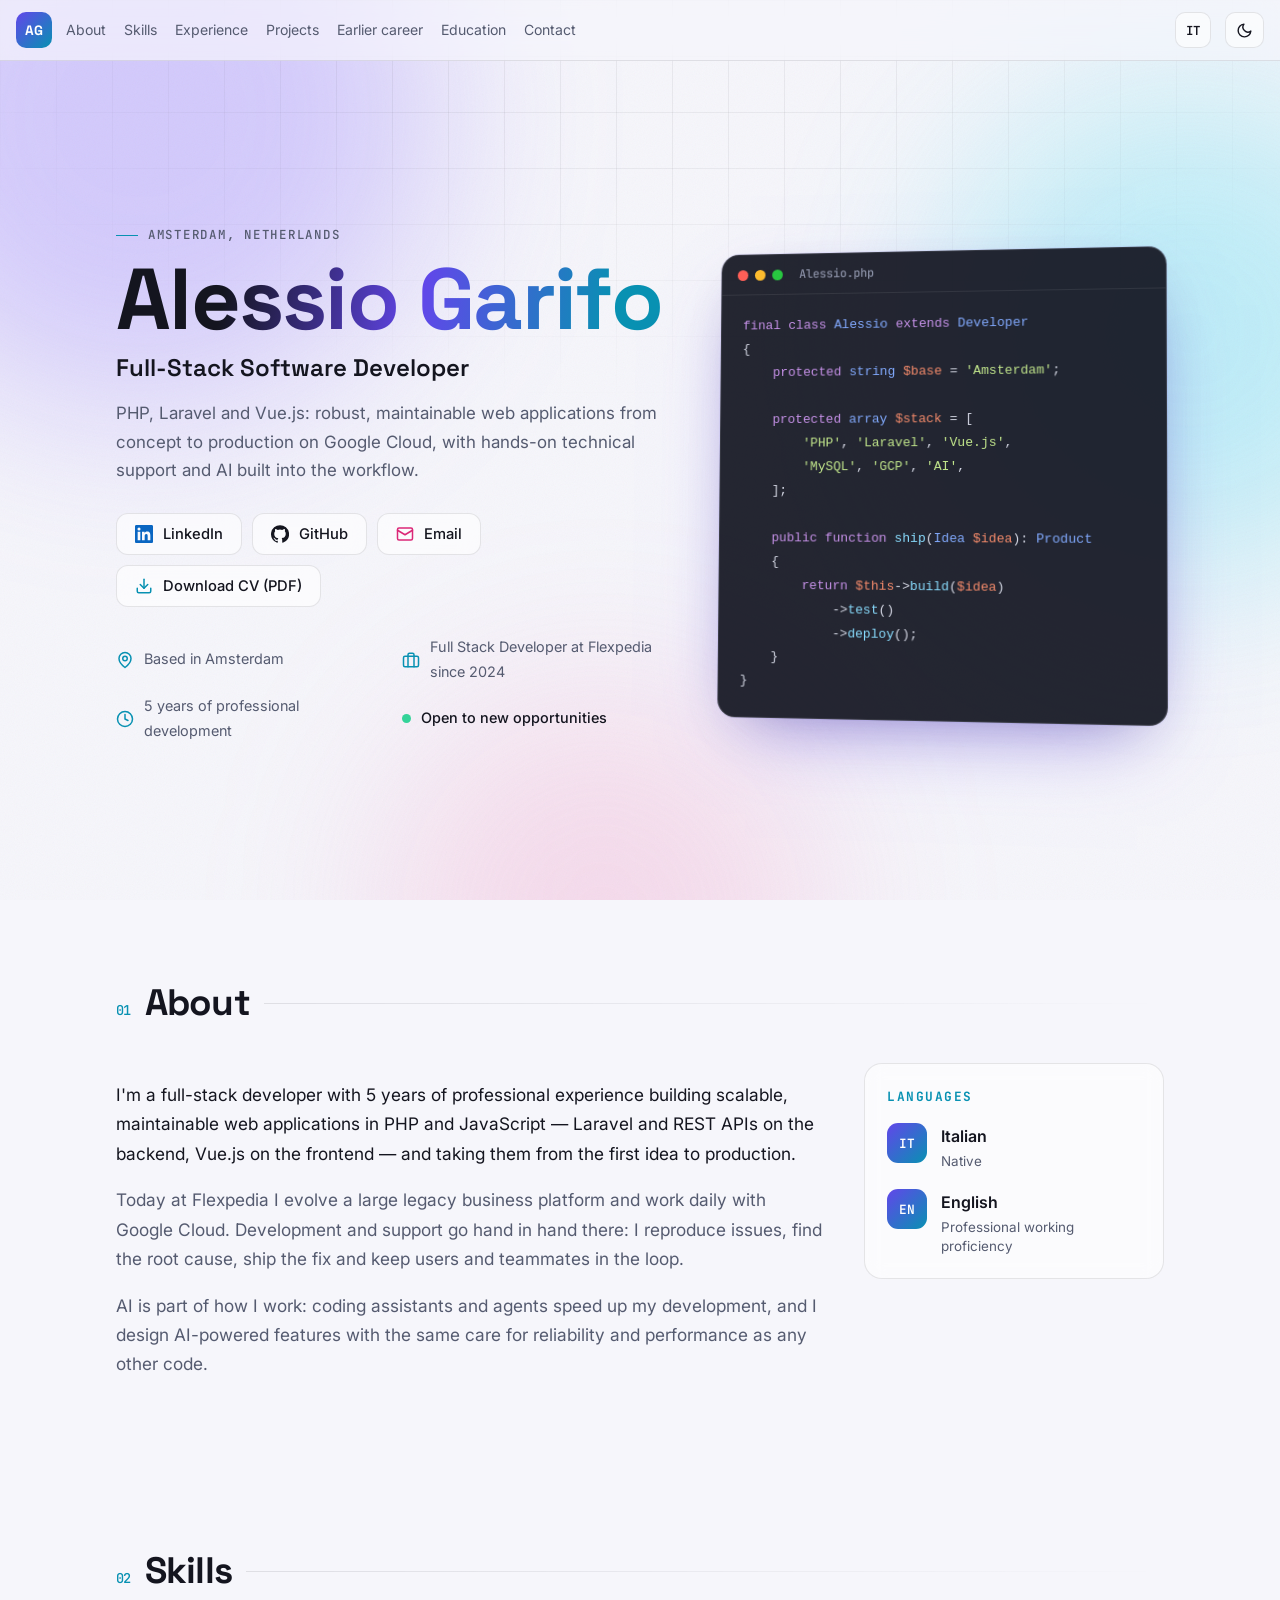
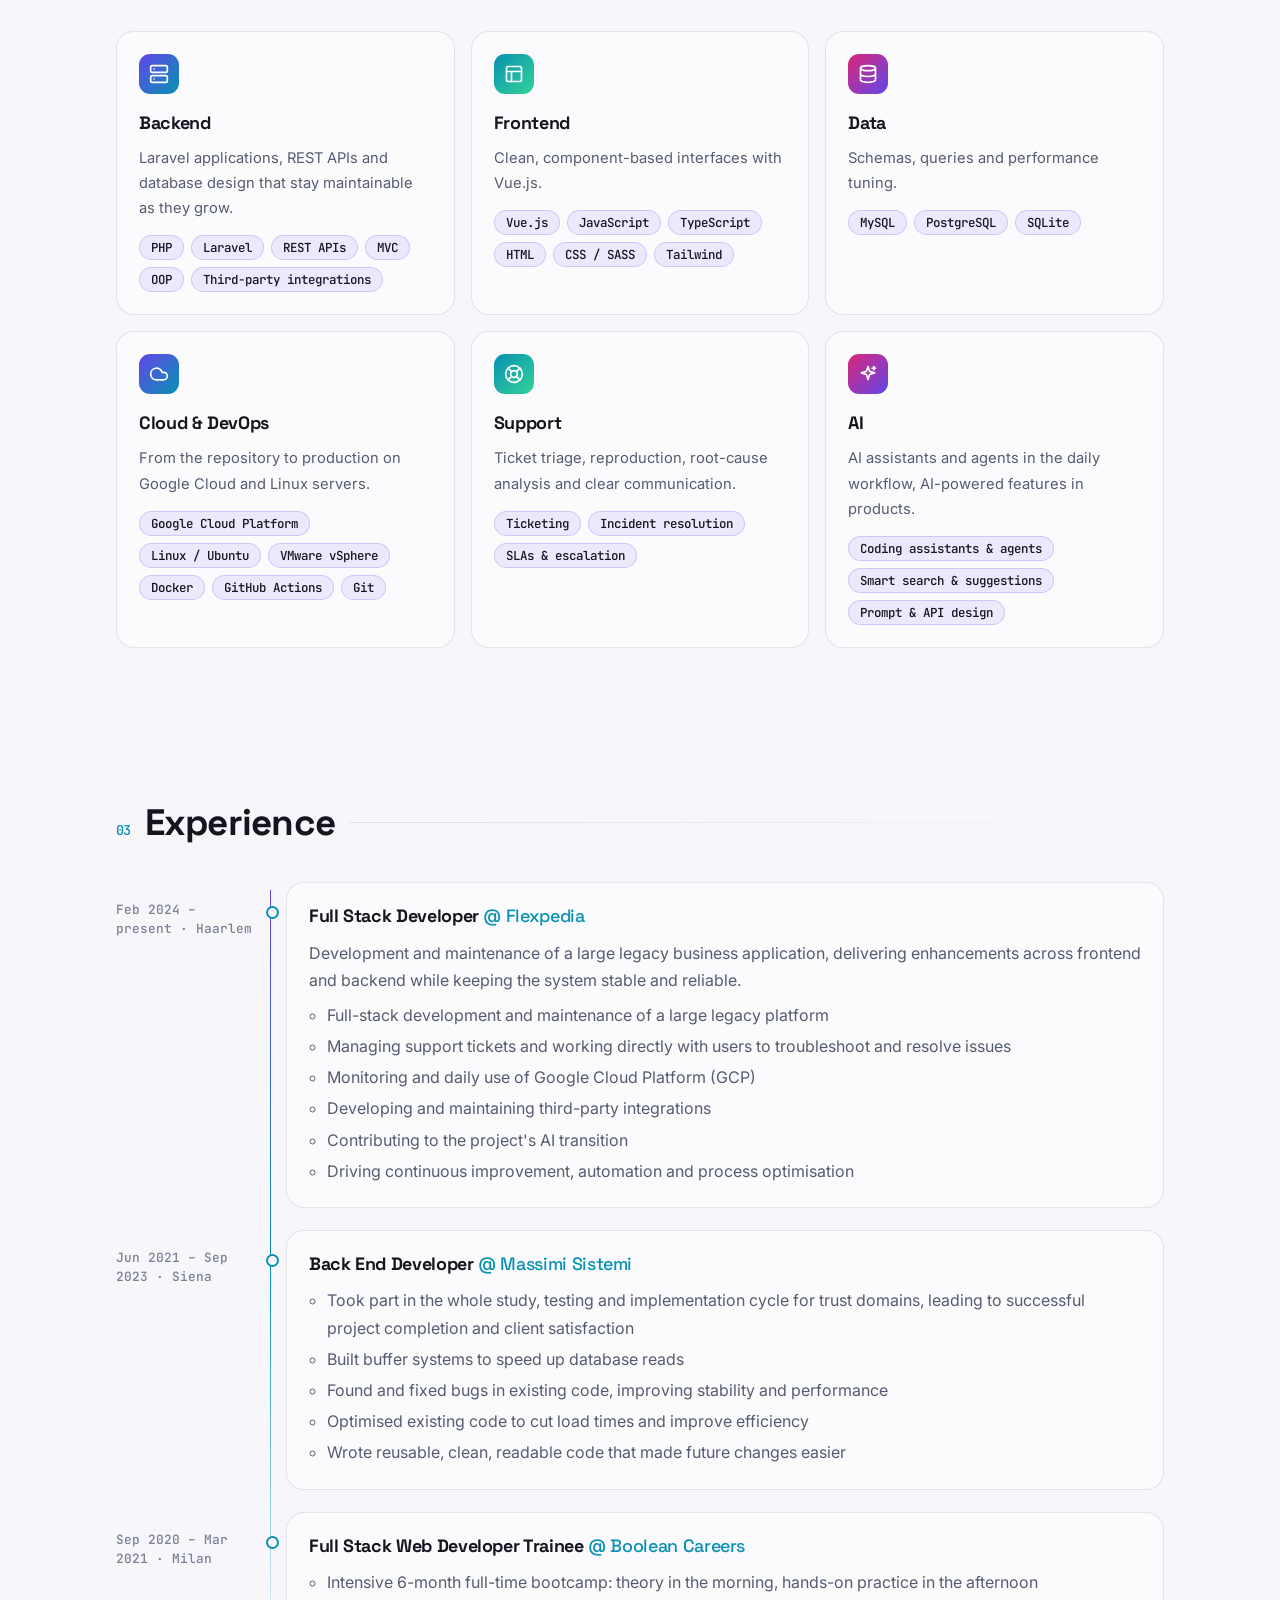
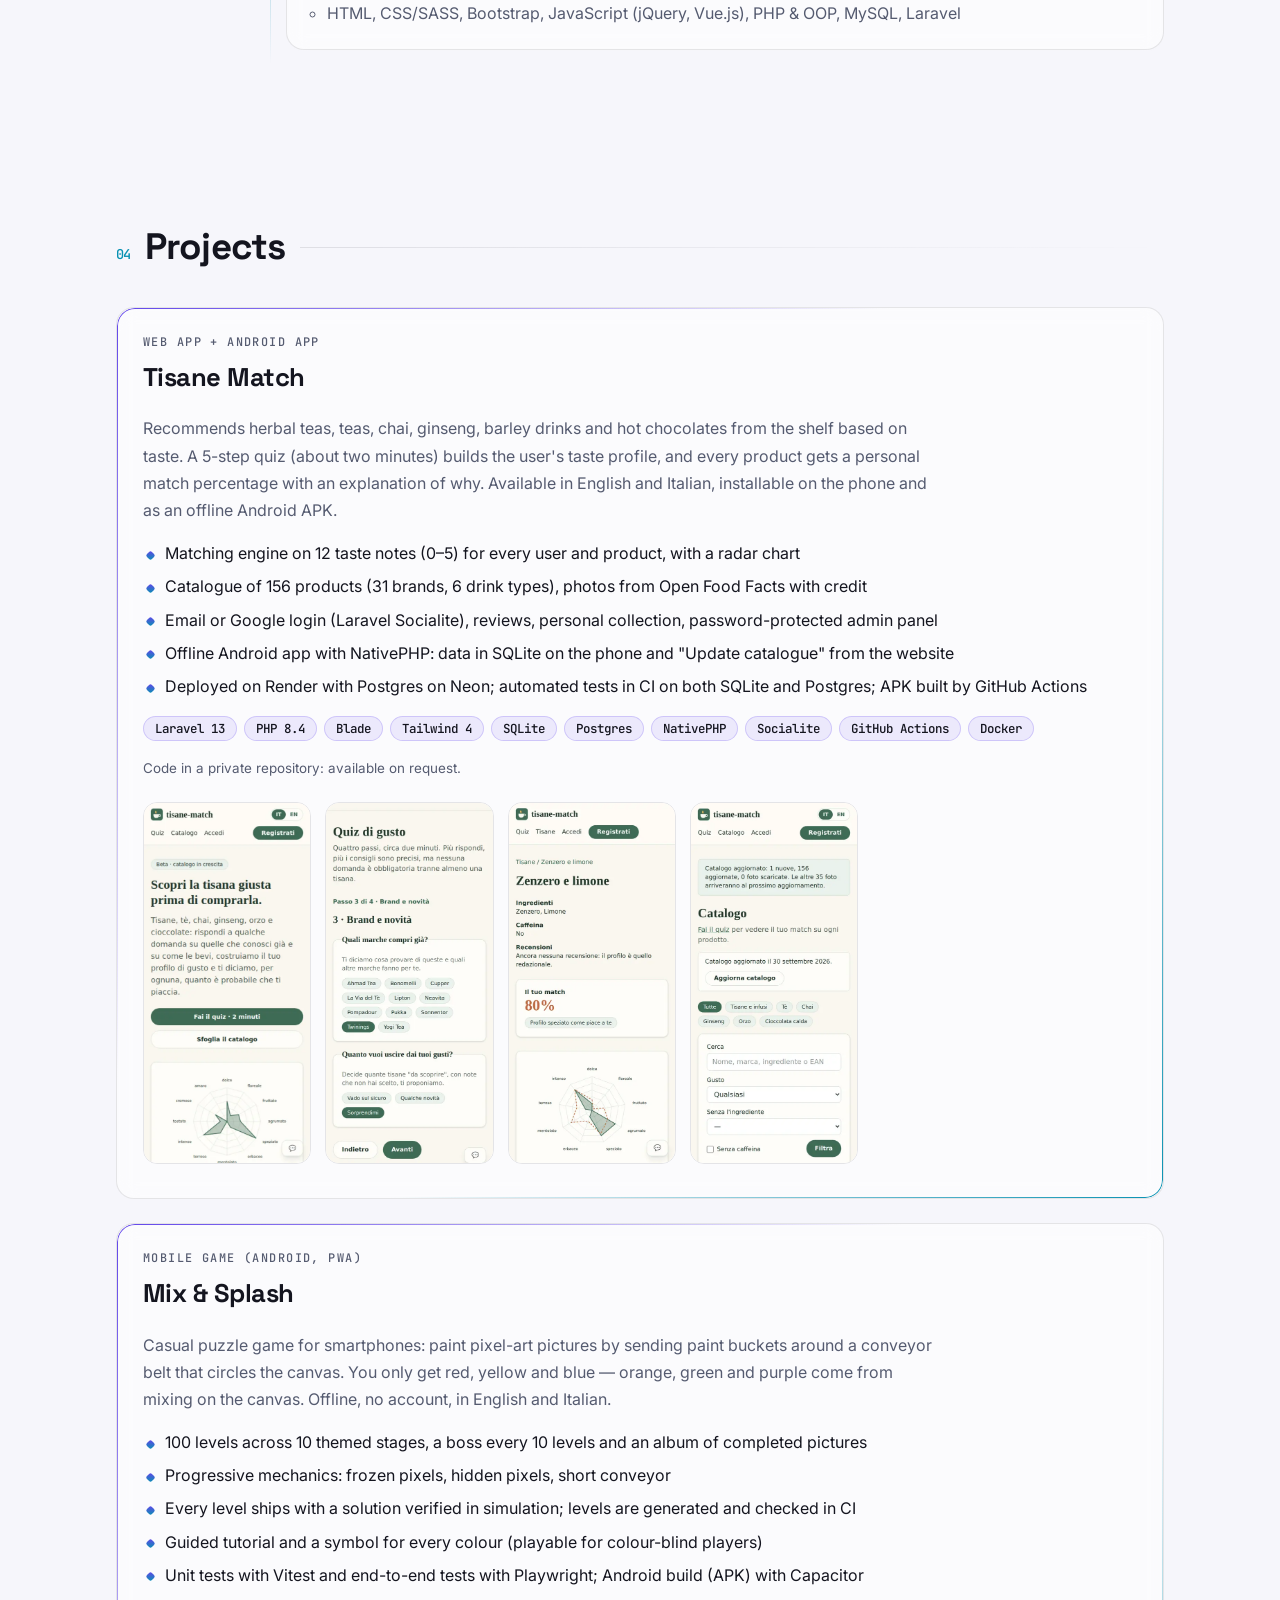
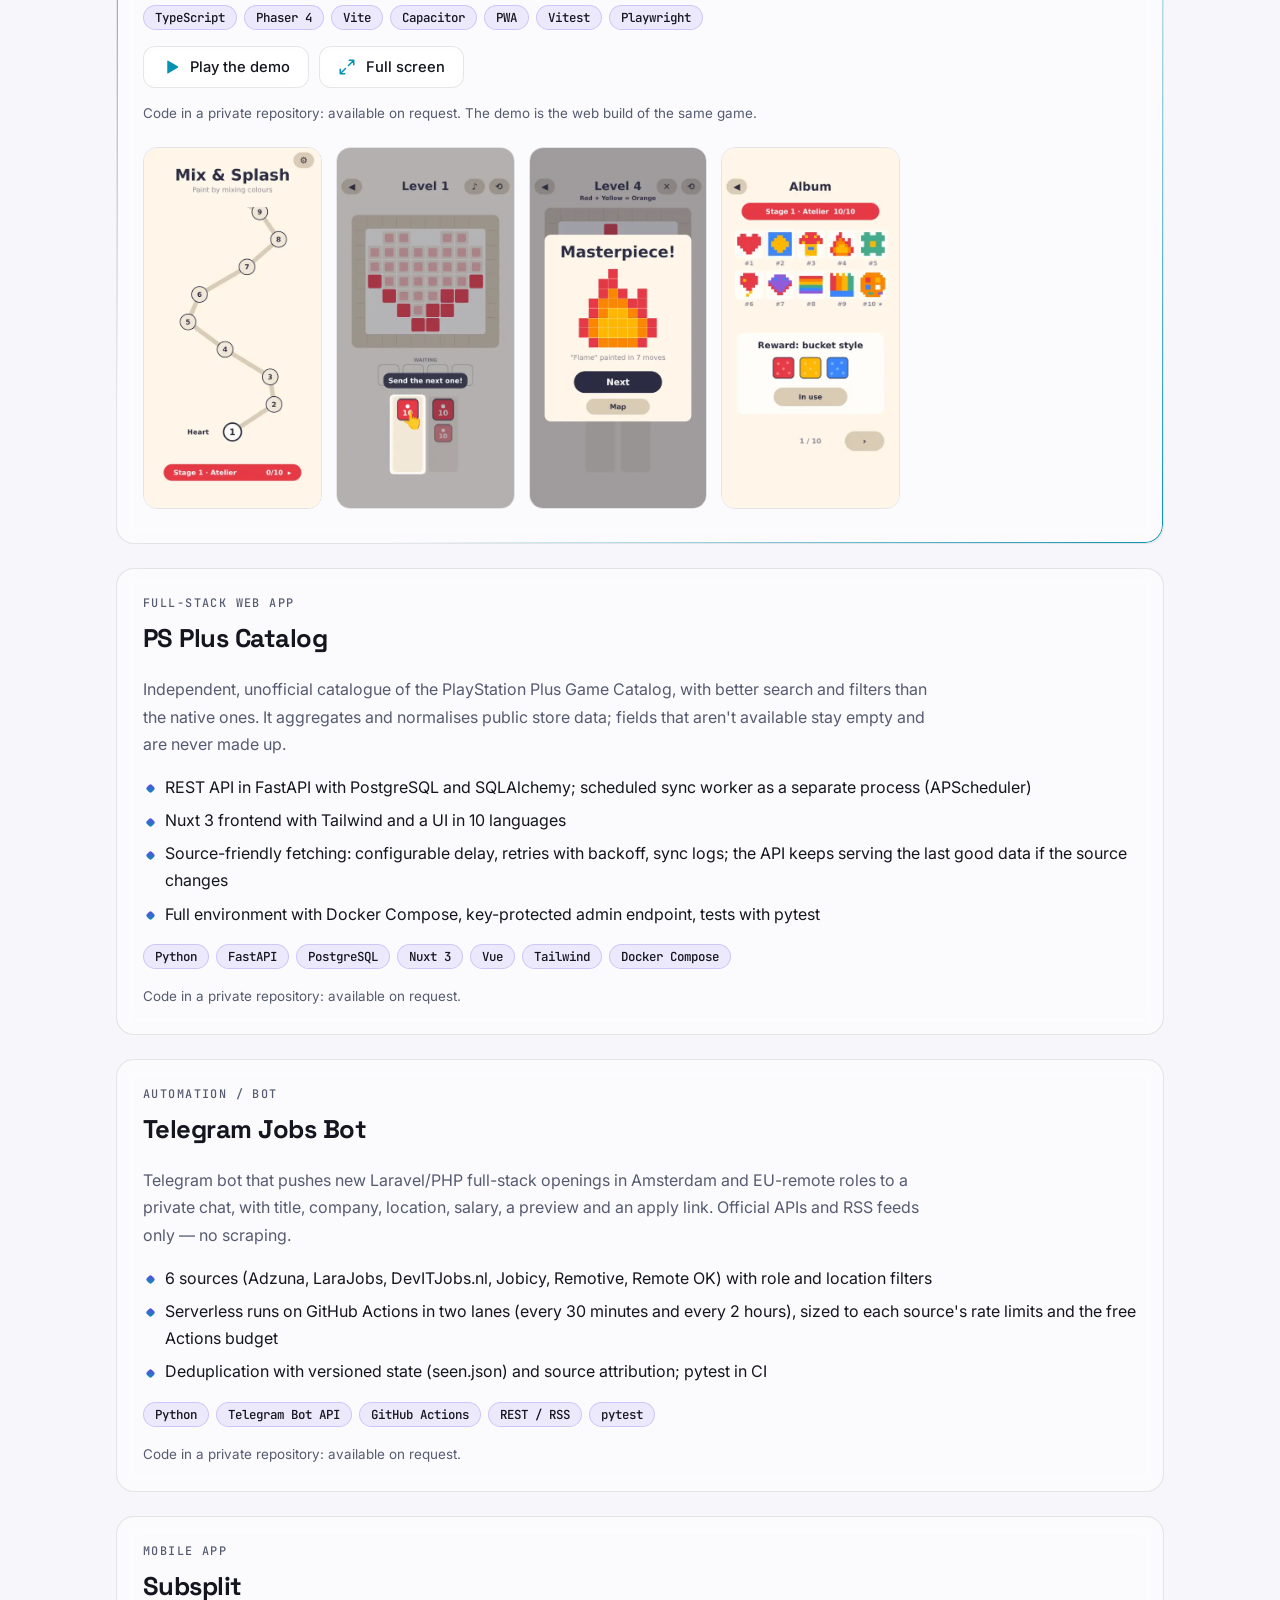
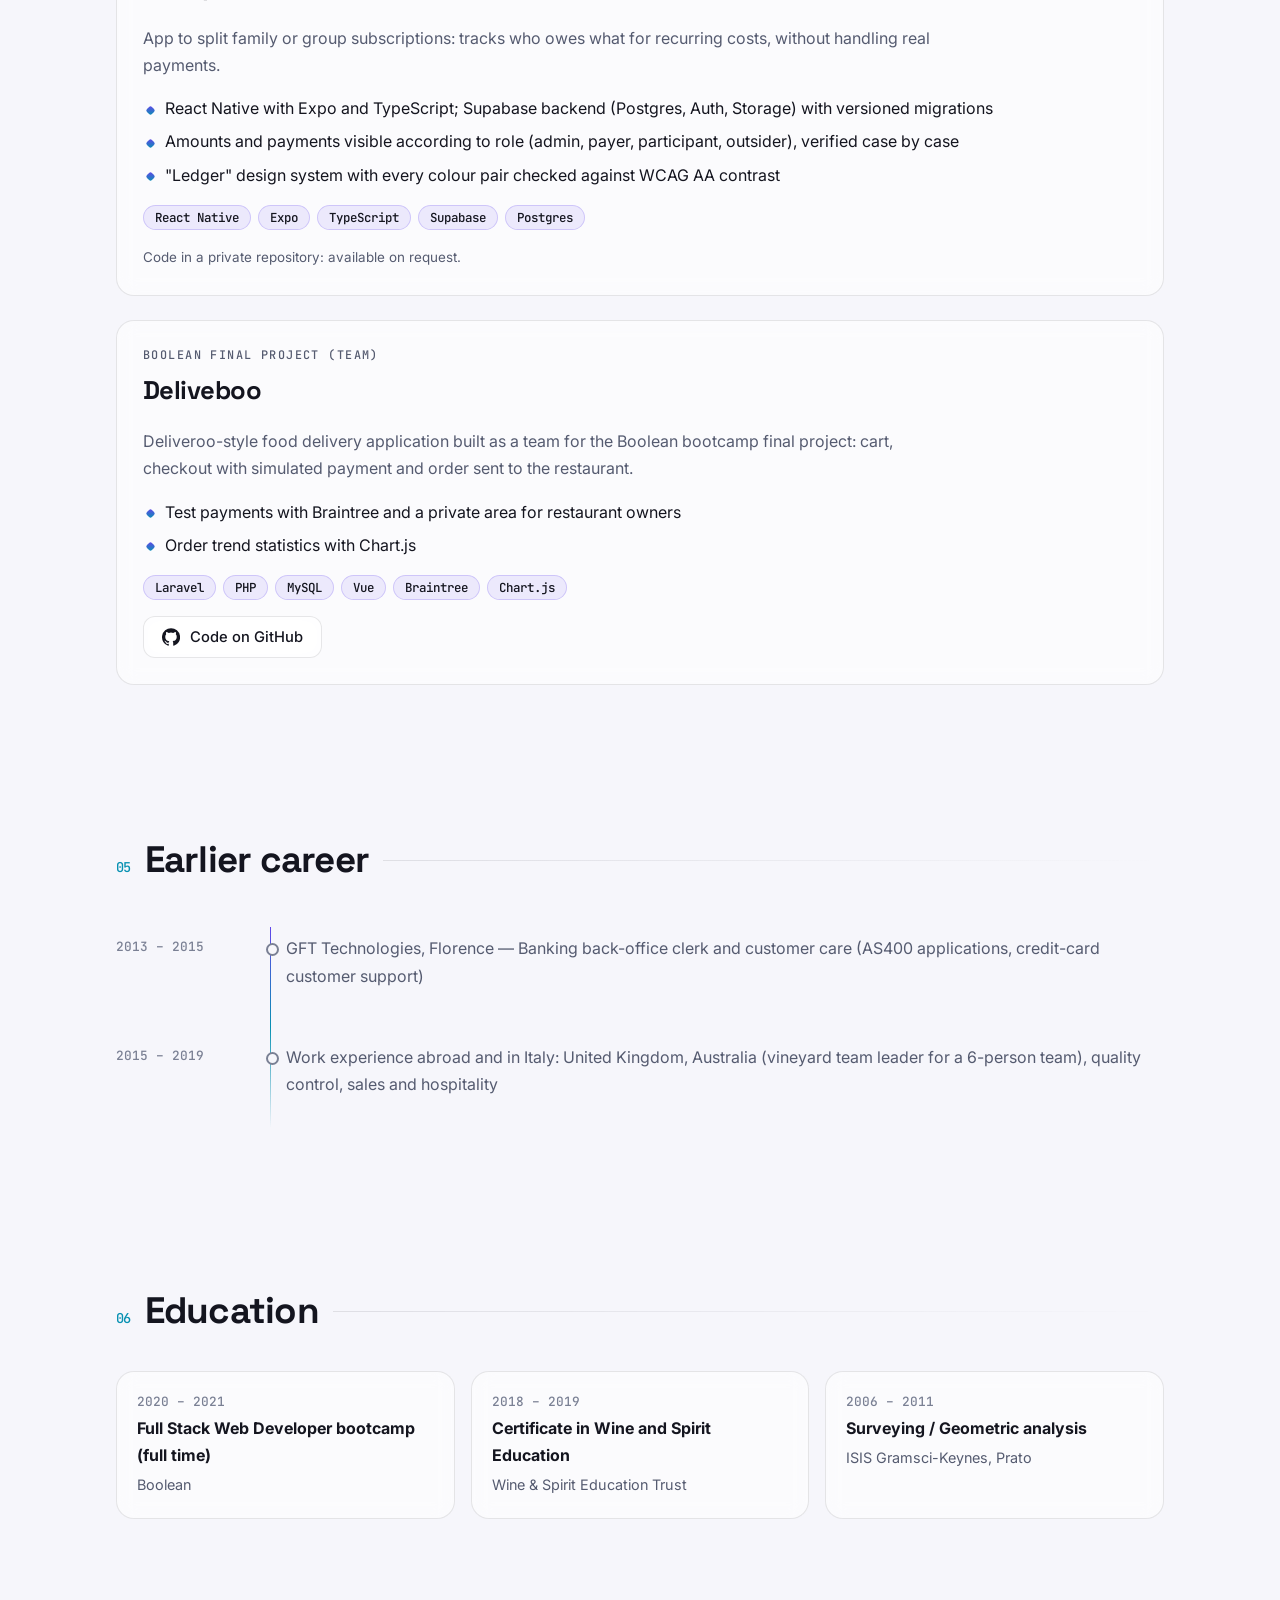
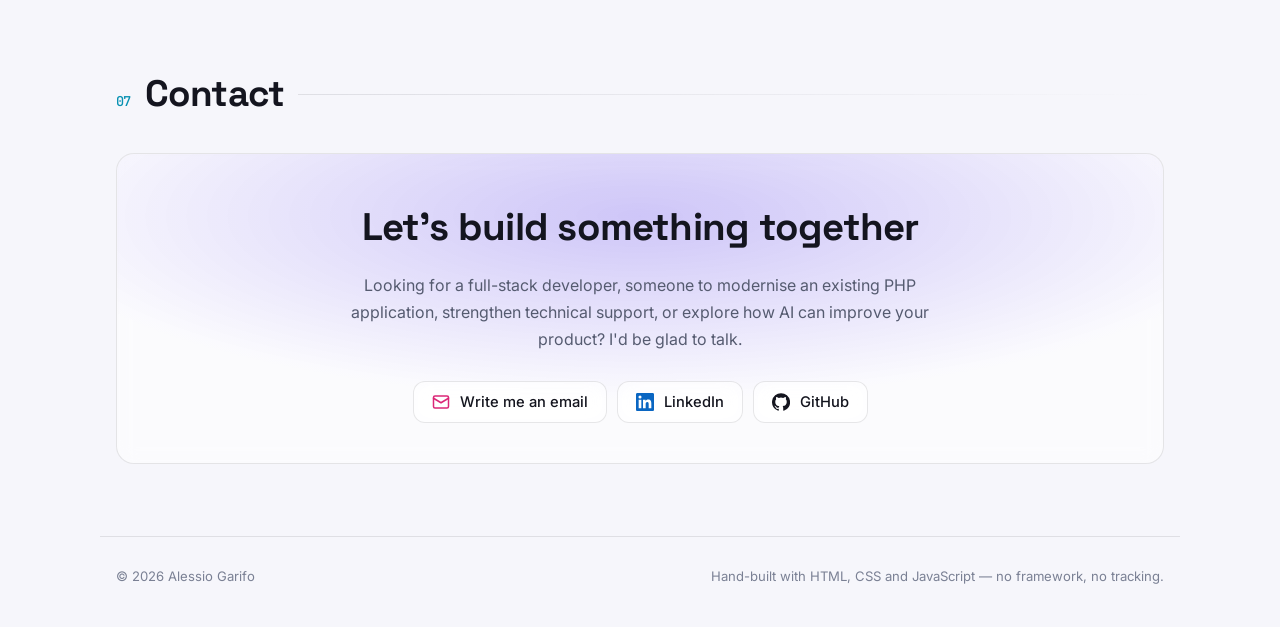
<file: index.html>
<!doctype html>
<html lang="en">
<head>
<meta charset="utf-8">
<meta name="viewport" content="width=device-width, initial-scale=1">
<title>Alessio Garifo — Full-Stack Software Developer</title>
<meta name="description" content="Portfolio of Alessio Garifo, full-stack developer (PHP, Laravel, Vue.js) based in Amsterdam.">
<meta property="og:type" content="website">
<meta property="og:title" content="Alessio Garifo — Full-Stack Software Developer">
<meta property="og:description" content="PHP, Laravel, Vue.js, Google Cloud. Projects, experience and a playable game demo.">
<meta property="og:image" content="assets/projects/tisane-home-desktop.webp">
<meta name="theme-color" content="#0a0b12" media="(prefers-color-scheme: dark)">
<meta name="theme-color" content="#f6f6fb" media="(prefers-color-scheme: light)">
<link rel="icon" href="data:image/svg+xml,%3Csvg xmlns=%27http://www.w3.org/2000/svg%27 viewBox=%270 0 32 32%27%3E%3Cdefs%3E%3ClinearGradient id=%27g%27 x1=%270%27 y1=%270%27 x2=%271%27 y2=%271%27%3E%3Cstop stop-color=%27%238b7bff%27/%3E%3Cstop offset=%271%27 stop-color=%27%2322d3ee%27/%3E%3C/linearGradient%3E%3C/defs%3E%3Crect width=%2732%27 height=%2732%27 rx=%278%27 fill=%27url(%23g)%27/%3E%3Ctext x=%2716%27 y=%2722%27 font-size=%2714%27 font-family=%27sans-serif%27 font-weight=%27700%27 fill=%27white%27 text-anchor=%27middle%27%3EAG%3C/text%3E%3C/svg%3E">
<link rel="preconnect" href="https://fonts.googleapis.com">
<link rel="preconnect" href="https://fonts.gstatic.com" crossorigin>
<link rel="stylesheet" href="https://fonts.googleapis.com/css2?family=Inter:wght@400;500;600&family=JetBrains+Mono:wght@400;500&family=Space+Grotesk:wght@500;600;700&display=swap">
<link rel="stylesheet" href="styles.css">
<script>
// Theme: the visitor's saved choice if any, otherwise the browser/OS preference. Runs before paint to avoid a flash.
(function(){var t=null;try{t=localStorage.getItem("theme")}catch(e){}
if(t!=="light"&&t!=="dark")t=matchMedia("(prefers-color-scheme: light)").matches?"light":"dark";
document.documentElement.dataset.theme=t})();
</script>
<!-- Visitor stats (GoatCounter: no cookies, no consent banner). Dashboard: https://alessiogarifo.goatcounter.com -->
<script data-goatcounter="https://alessiogarifo.goatcounter.com/count" async src="https://gc.zgo.at/count.js"></script>
</head>
<body>
<div class="bg" aria-hidden="true">
  <span class="blob b1"></span><span class="blob b2"></span><span class="blob b3"></span>
  <span class="grid"></span><span class="grain"></span>
</div>
<header class="nav">
  <a class="brand" href="#top"><span>AG</span></a>
  <nav id="nav-links"></nav>
  <button id="lang" class="tbtn">IT</button>
  <button id="theme" class="tbtn" aria-label="Theme"></button>
</header>
<main id="top">
  <section class="hero">
    <div class="hero-text">
      <p class="eyebrow" id="location"></p>
      <h1 id="name"></h1>
      <p class="role" id="role"></p>
      <p class="tagline" id="tagline"></p>
      <div class="cta" id="cta"></div>
      <ul class="facts" id="facts"></ul>
    </div>
    <figure class="code" aria-hidden="true">
      <div class="code-bar"><i></i><i></i><i></i><span>Alessio.php</span></div>
<pre><code><span class="k">final class</span> <span class="t">Alessio</span> <span class="k">extends</span> <span class="t">Developer</span>
{
    <span class="k">protected</span> <span class="t">string</span> <span class="v">$base</span> = <span class="s">'Amsterdam'</span>;

    <span class="k">protected</span> <span class="t">array</span> <span class="v">$stack</span> = [
        <span class="s">'PHP'</span>, <span class="s">'Laravel'</span>, <span class="s">'Vue.js'</span>,
        <span class="s">'MySQL'</span>, <span class="s">'GCP'</span>, <span class="s">'AI'</span>,
    ];

    <span class="k">public function</span> <span class="f">ship</span>(<span class="t">Idea</span> <span class="v">$idea</span>): <span class="t">Product</span>
    {
        <span class="k">return</span> <span class="v">$this</span>-&gt;<span class="f">build</span>(<span class="v">$idea</span>)
            -&gt;<span class="f">test</span>()
            -&gt;<span class="f">deploy</span>();
    }
}</code></pre>
    </figure>
  </section>
  <div id="sections"></div>
</main>
<dialog id="lb" aria-label="Image preview"><img id="lb-img" alt=""></dialog>
<footer><span id="footer"></span><span id="built"></span></footer>
<script src="content.js"></script>
<script src="app.js"></script>
</body>
</html>
</file>
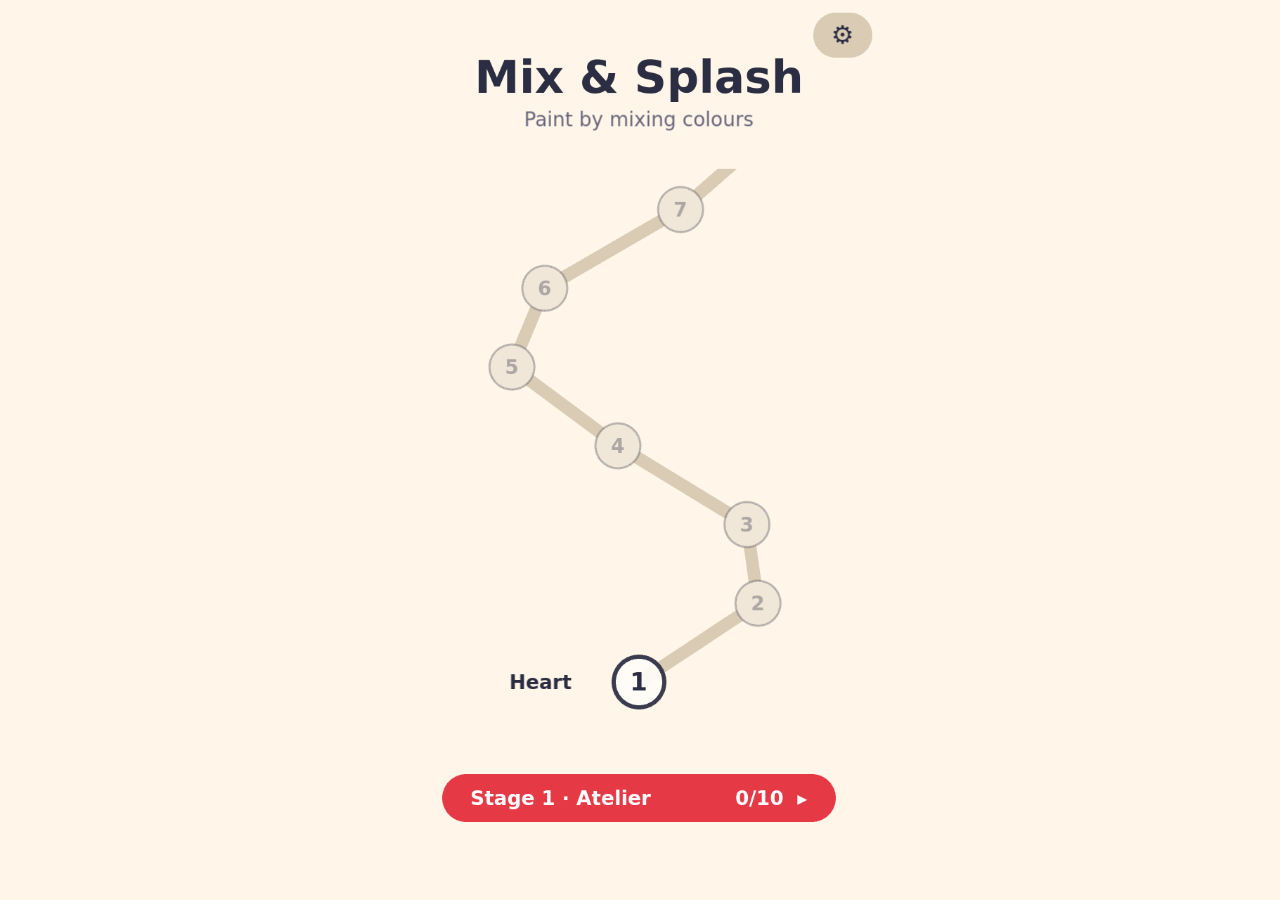
<file: demos/mix-and-splash/index.html>
<!doctype html>
<html lang="it">
  <head>
    <meta charset="UTF-8" />
    <meta name="viewport" content="width=device-width, initial-scale=1, maximum-scale=1, user-scalable=no, viewport-fit=cover" />
    <meta name="theme-color" content="#FFF6E9" />
    <meta name="description" content="Mix & Splash — dipingi immagini a pixel mescolando rosso, giallo e blu." />
    <link rel="icon" href="./icon.svg" type="image/svg+xml" />
    <link rel="apple-touch-icon" href="./icons/icon-192.png" />
    <title>Mix & Splash</title>
    <style>html,body{overscroll-behavior:none;touch-action:none;-webkit-user-select:none;user-select:none;-webkit-tap-highlight-color:transparent;background:#fff6e9;height:100%;margin:0;overflow:hidden}#app{position:fixed;inset:0}#game{top:max(env(safe-area-inset-top,0px), var(--safe-area-inset-top,0px));right:max(env(safe-area-inset-right,0px), var(--safe-area-inset-right,0px));bottom:max(env(safe-area-inset-bottom,0px), var(--safe-area-inset-bottom,0px));left:max(env(safe-area-inset-left,0px), var(--safe-area-inset-left,0px));position:absolute}#rotate{z-index:10;text-align:center;color:#2b2d42;background:#fff6e9;justify-content:center;align-items:center;font:700 20px system-ui,sans-serif;display:none;position:fixed;inset:0}@media (orientation:landscape) and (height<=500px){#rotate{display:flex}}</style>
    <script type="module" crossorigin src="./assets/index-CBQvefgR.js"></script>
    <link rel="modulepreload" crossorigin href="./assets/phaser-CTbIuaw5.js">
  </head>
  <body>
    <div id="app"><div id="game"></div></div>
    <div id="rotate">Ruota il telefono in verticale<br />Rotate your phone to portrait</div>
  </body>
</html>
</file>
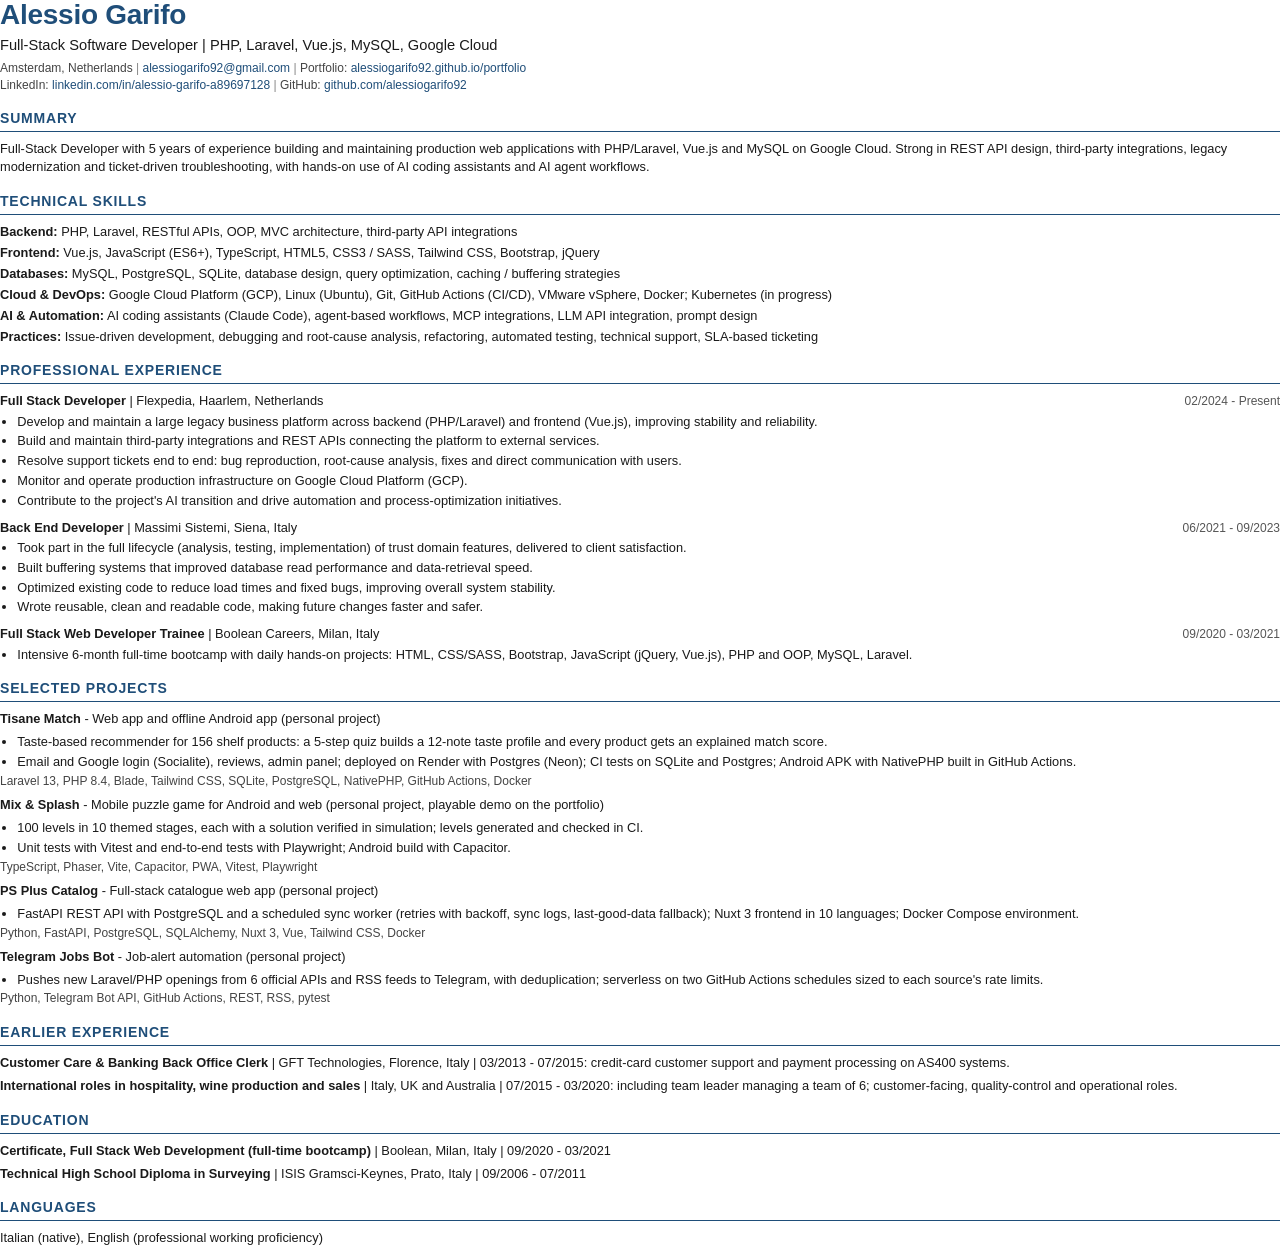
<file: cv/cv.html>
<!doctype html>
<html lang="en">
<head>
<meta charset="utf-8">
<title>Alessio Garifo - Full-Stack Software Developer CV</title>
<meta name="author" content="Alessio Garifo">
<!-- ATS-friendly CV: one column, standard section headings, real text, no tables, icons or images.
     Rendered to assets/Alessio_Garifo_CV.pdf by scripts/build-cv.js. -->
<style>
  @page { size: A4; margin: 15mm 16mm 14mm; }
  * { box-sizing: border-box; }
  html { -webkit-print-color-adjust: exact; print-color-adjust: exact; }
  body { margin: 0; font-family: Arial, "Liberation Sans", Helvetica, sans-serif; font-size: 9.6pt; line-height: 1.38; color: #1a1a1a; }
  a { color: #1f4e79; text-decoration: none; }
  h1 { font-size: 21pt; line-height: 1.1; margin: 0; color: #1f4e79; letter-spacing: -.2pt; }
  .headline { font-size: 11pt; margin: 3pt 0 4pt; }
  .contact { font-size: 9pt; color: #444; margin: 0; }
  .contact span { white-space: nowrap; }
  .contact span + span::before { content: " | "; color: #888; }
  h2 { font-size: 10.5pt; text-transform: uppercase; letter-spacing: .6pt; color: #1f4e79; border-bottom: 1px solid #1f4e79; padding-bottom: 2pt; margin: 12pt 0 6pt; break-after: avoid; }
  p { margin: 0 0 4pt; }
  ul { margin: 2pt 0 0; padding-left: 13pt; }
  li { margin: 0 0 1.6pt; }
  .skills p { margin: 0 0 2.5pt; }
  .job { margin: 0 0 7pt; break-inside: avoid; }
  .row { display: flex; justify-content: space-between; gap: 12pt; align-items: baseline; }
  .row .date { white-space: nowrap; color: #555; font-size: 9pt; }
  .stack { color: #444; font-size: 9pt; margin-top: 1pt; }
  .proj { margin: 0 0 5pt; break-inside: avoid; }
</style>
</head>
<body>

<h1>Alessio Garifo</h1>
<p class="headline">Full-Stack Software Developer | PHP, Laravel, Vue.js, MySQL, Google Cloud</p>
<p class="contact"><span>Amsterdam, Netherlands</span><span><a href="mailto:alessiogarifo92@gmail.com">alessiogarifo92@gmail.com</a></span><span>Portfolio: <a href="https://alessiogarifo92.github.io/portfolio/">alessiogarifo92.github.io/portfolio</a></span></p>
<p class="contact"><span>LinkedIn: <a href="https://www.linkedin.com/in/alessio-garifo-a89697128/">linkedin.com/in/alessio-garifo-a89697128</a></span><span>GitHub: <a href="https://github.com/alessiogarifo92">github.com/alessiogarifo92</a></span></p>

<h2>Summary</h2>
<p>Full-Stack Developer with 5 years of experience building and maintaining production web applications with PHP/Laravel, Vue.js and MySQL on Google Cloud. Strong in REST API design, third-party integrations, legacy modernization and ticket-driven troubleshooting, with hands-on use of AI coding assistants and AI agent workflows.</p>

<h2>Technical Skills</h2>
<div class="skills">
  <p><b>Backend:</b> PHP, Laravel, RESTful APIs, OOP, MVC architecture, third-party API integrations</p>
  <p><b>Frontend:</b> Vue.js, JavaScript (ES6+), TypeScript, HTML5, CSS3 / SASS, Tailwind CSS, Bootstrap, jQuery</p>
  <p><b>Databases:</b> MySQL, PostgreSQL, SQLite, database design, query optimization, caching / buffering strategies</p>
  <p><b>Cloud &amp; DevOps:</b> Google Cloud Platform (GCP), Linux (Ubuntu), Git, GitHub Actions (CI/CD), VMware vSphere, Docker; Kubernetes (in progress)</p>
  <p><b>AI &amp; Automation:</b> AI coding assistants (Claude Code), agent-based workflows, MCP integrations, LLM API integration, prompt design</p>
  <p><b>Practices:</b> Issue-driven development, debugging and root-cause analysis, refactoring, automated testing, technical support, SLA-based ticketing</p>
</div>

<h2>Professional Experience</h2>
<div class="job">
  <div class="row"><span><b>Full Stack Developer</b> | Flexpedia, Haarlem, Netherlands</span><span class="date">02/2024 - Present</span></div>
  <ul>
    <li>Develop and maintain a large legacy business platform across backend (PHP/Laravel) and frontend (Vue.js), improving stability and reliability.</li>
    <li>Build and maintain third-party integrations and REST APIs connecting the platform to external services.</li>
    <li>Resolve support tickets end to end: bug reproduction, root-cause analysis, fixes and direct communication with users.</li>
    <li>Monitor and operate production infrastructure on Google Cloud Platform (GCP).</li>
    <li>Contribute to the project's AI transition and drive automation and process-optimization initiatives.</li>
  </ul>
</div>
<div class="job">
  <div class="row"><span><b>Back End Developer</b> | Massimi Sistemi, Siena, Italy</span><span class="date">06/2021 - 09/2023</span></div>
  <ul>
    <li>Took part in the full lifecycle (analysis, testing, implementation) of trust domain features, delivered to client satisfaction.</li>
    <li>Built buffering systems that improved database read performance and data-retrieval speed.</li>
    <li>Optimized existing code to reduce load times and fixed bugs, improving overall system stability.</li>
    <li>Wrote reusable, clean and readable code, making future changes faster and safer.</li>
  </ul>
</div>
<div class="job">
  <div class="row"><span><b>Full Stack Web Developer Trainee</b> | Boolean Careers, Milan, Italy</span><span class="date">09/2020 - 03/2021</span></div>
  <ul>
    <li>Intensive 6-month full-time bootcamp with daily hands-on projects: HTML, CSS/SASS, Bootstrap, JavaScript (jQuery, Vue.js), PHP and OOP, MySQL, Laravel.</li>
  </ul>
</div>

<h2>Selected Projects</h2>
<div class="proj">
  <p><b>Tisane Match</b> - Web app and offline Android app (personal project)</p>
  <ul>
    <li>Taste-based recommender for 156 shelf products: a 5-step quiz builds a 12-note taste profile and every product gets an explained match score.</li>
    <li>Email and Google login (Socialite), reviews, admin panel; deployed on Render with Postgres (Neon); CI tests on SQLite and Postgres; Android APK with NativePHP built in GitHub Actions.</li>
  </ul>
  <p class="stack">Laravel 13, PHP 8.4, Blade, Tailwind CSS, SQLite, PostgreSQL, NativePHP, GitHub Actions, Docker</p>
</div>
<div class="proj">
  <p><b>Mix &amp; Splash</b> - Mobile puzzle game for Android and web (personal project, playable demo on the portfolio)</p>
  <ul>
    <li>100 levels in 10 themed stages, each with a solution verified in simulation; levels generated and checked in CI.</li>
    <li>Unit tests with Vitest and end-to-end tests with Playwright; Android build with Capacitor.</li>
  </ul>
  <p class="stack">TypeScript, Phaser, Vite, Capacitor, PWA, Vitest, Playwright</p>
</div>
<div class="proj">
  <p><b>PS Plus Catalog</b> - Full-stack catalogue web app (personal project)</p>
  <ul>
    <li>FastAPI REST API with PostgreSQL and a scheduled sync worker (retries with backoff, sync logs, last-good-data fallback); Nuxt 3 frontend in 10 languages; Docker Compose environment.</li>
  </ul>
  <p class="stack">Python, FastAPI, PostgreSQL, SQLAlchemy, Nuxt 3, Vue, Tailwind CSS, Docker</p>
</div>
<div class="proj">
  <p><b>Telegram Jobs Bot</b> - Job-alert automation (personal project)</p>
  <ul>
    <li>Pushes new Laravel/PHP openings from 6 official APIs and RSS feeds to Telegram, with deduplication; serverless on two GitHub Actions schedules sized to each source's rate limits.</li>
  </ul>
  <p class="stack">Python, Telegram Bot API, GitHub Actions, REST, RSS, pytest</p>
</div>

<h2>Earlier Experience</h2>
<p><b>Customer Care &amp; Banking Back Office Clerk</b> | GFT Technologies, Florence, Italy | 03/2013 - 07/2015: credit-card customer support and payment processing on AS400 systems.</p>
<p><b>International roles in hospitality, wine production and sales</b> | Italy, UK and Australia | 07/2015 - 03/2020: including team leader managing a team of 6; customer-facing, quality-control and operational roles.</p>

<h2>Education</h2>
<p><b>Certificate, Full Stack Web Development (full-time bootcamp)</b> | Boolean, Milan, Italy | 09/2020 - 03/2021</p>
<p><b>Technical High School Diploma in Surveying</b> | ISIS Gramsci-Keynes, Prato, Italy | 09/2006 - 07/2011</p>

<h2>Languages</h2>
<p>Italian (native), English (professional working proficiency)</p>

</body>
</html>
</file>
<file: styles.css>
/* Tokens ----------------------------------------------------------------- */
:root,:root[data-theme=dark]{
  --bg:#0a0b12;--bg2:#10121c;--fg:#eceef6;--mut:#9aa0b4;--dim:#6b7186;
  --line:rgba(255,255,255,.09);--glass:rgba(255,255,255,.035);--glass-hi:rgba(255,255,255,.07);
  --a1:#8b7bff;--a2:#22d3ee;--a3:#f472b6;
  --b1:rgba(124,92,255,.55);--b2:rgba(34,211,238,.38);--b3:rgba(244,114,182,.28);
  --grain:.07;--gridc:rgba(255,255,255,.05);--shadow:0 20px 60px -20px rgba(0,0,0,.6);
  --code-bg:rgba(13,15,25,.82);--t-github:#f0f3f6;color-scheme:dark}
:root[data-theme=light]{
  --bg:#f6f6fb;--bg2:#ffffff;--fg:#14151f;--mut:#555b70;--dim:#7a8094;
  --line:rgba(20,21,31,.1);--glass:rgba(255,255,255,.6);--glass-hi:rgba(255,255,255,.9);
  --a1:#6246ea;--a2:#0891b2;--a3:#db2777;
  --b1:rgba(124,92,255,.28);--b2:rgba(34,211,238,.26);--b3:rgba(244,114,182,.2);
  --grain:.05;--gridc:rgba(20,21,31,.06);--shadow:0 20px 50px -24px rgba(40,40,80,.25);
  --code-bg:rgba(18,20,32,.92);--t-github:#14151f;color-scheme:light}
/* Without JavaScript, follow the OS preference */
@media(prefers-color-scheme:light){:root:not([data-theme]){
  --bg:#f6f6fb;--bg2:#ffffff;--fg:#14151f;--mut:#555b70;--dim:#7a8094;
  --line:rgba(20,21,31,.1);--glass:rgba(255,255,255,.6);--glass-hi:rgba(255,255,255,.9);
  --a1:#6246ea;--a2:#0891b2;--a3:#db2777;
  --b1:rgba(124,92,255,.28);--b2:rgba(34,211,238,.26);--b3:rgba(244,114,182,.2);
  --grain:.05;--gridc:rgba(20,21,31,.06);--shadow:0 20px 50px -24px rgba(40,40,80,.25);
  --code-bg:rgba(18,20,32,.92);--t-github:#14151f;color-scheme:light}}
*{box-sizing:border-box}html{scroll-behavior:smooth;scroll-padding-top:72px}
body{margin:0;background:var(--bg);color:var(--fg);font:16px/1.7 Inter,system-ui,-apple-system,Segoe UI,Roboto,sans-serif;-webkit-font-smoothing:antialiased;overflow-x:hidden}
a{color:var(--a2)}
h1,h2,h3{font-family:"Space Grotesk",Inter,system-ui,sans-serif;letter-spacing:-.02em}
::selection{background:color-mix(in srgb,var(--a1) 40%,transparent)}

/* Background: aurora blobs + grid + grain -------------------------------- */
.bg{position:fixed;inset:0;z-index:-1;overflow:hidden;pointer-events:none}
.blob{position:absolute;border-radius:50%;filter:blur(90px);will-change:transform}
.b1{width:46vmax;height:46vmax;left:-12vmax;top:-14vmax;background:var(--b1);animation:drift1 26s ease-in-out infinite alternate}
.b2{width:38vmax;height:38vmax;right:-12vmax;top:10vh;background:var(--b2);animation:drift2 32s ease-in-out infinite alternate}
.b3{width:34vmax;height:34vmax;left:30vw;bottom:-18vmax;background:var(--b3);animation:drift3 38s ease-in-out infinite alternate}
@keyframes drift1{to{transform:translate(14vw,10vh) scale(1.15)}}
@keyframes drift2{to{transform:translate(-12vw,18vh) scale(.9)}}
@keyframes drift3{to{transform:translate(-16vw,-14vh) scale(1.1)}}
.grid{position:absolute;inset:0;background-image:linear-gradient(var(--gridc) 1px,transparent 1px),linear-gradient(90deg,var(--gridc) 1px,transparent 1px);background-size:56px 56px;
  -webkit-mask-image:radial-gradient(ellipse 80% 60% at 50% 0%,#000 30%,transparent 75%);mask-image:radial-gradient(ellipse 80% 60% at 50% 0%,#000 30%,transparent 75%)}
.grain{position:absolute;inset:-50%;opacity:var(--grain);background-image:url("data:image/svg+xml,%3Csvg xmlns='http://www.w3.org/2000/svg' width='160' height='160'%3E%3Cfilter id='n'%3E%3CfeTurbulence type='fractalNoise' baseFrequency='.9' numOctaves='3' stitchTiles='stitch'/%3E%3C/filter%3E%3Crect width='100%25' height='100%25' filter='url(%23n)'/%3E%3C/svg%3E")}

/* Nav --------------------------------------------------------------------- */
.nav{position:sticky;top:0;z-index:5;display:flex;align-items:center;gap:14px;padding:12px 16px;background:color-mix(in srgb,var(--bg) 70%,transparent);backdrop-filter:blur(14px) saturate(1.4);-webkit-backdrop-filter:blur(14px) saturate(1.4);border-bottom:1px solid var(--line)}
.brand{text-decoration:none;display:grid;place-items:center;width:36px;height:36px;border-radius:10px;background:linear-gradient(135deg,var(--a1),var(--a2));color:#fff;font:700 .85rem "Space Grotesk",sans-serif;flex:none}
.nav nav{display:flex;gap:18px;overflow-x:auto;flex:1;min-width:0;white-space:nowrap;scrollbar-width:none}
.nav nav::-webkit-scrollbar{display:none}
.nav nav a{color:var(--mut);text-decoration:none;font-size:.88rem;transition:color .2s}.nav nav a:hover{color:var(--fg)}
.tbtn{flex:none;display:grid;place-items:center;min-width:36px;height:36px;padding:0 10px;border-radius:10px;border:1px solid var(--line);background:var(--glass);color:var(--fg);font:600 .78rem "JetBrains Mono",monospace;cursor:pointer;transition:border-color .2s,background .2s}
.tbtn:hover{border-color:color-mix(in srgb,var(--a1) 60%,transparent);background:var(--glass-hi)}
.tbtn svg{width:17px;height:17px}

/* Layout ------------------------------------------------------------------ */
main,footer{max-width:1080px;margin:0 auto;padding:0 16px}
.glass{background:var(--glass);border:1px solid var(--line);border-radius:18px;backdrop-filter:blur(10px);-webkit-backdrop-filter:blur(10px)}

/* Hero -------------------------------------------------------------------- */
.hero{display:grid;grid-template-columns:1.1fr .9fr;gap:48px;align-items:center;min-height:calc(100vh - 61px);padding:64px 0 56px}
.eyebrow{margin:0;color:var(--mut);font:500 .78rem "JetBrains Mono",monospace;letter-spacing:.14em;text-transform:uppercase}
.eyebrow::before{content:"";display:inline-block;width:22px;height:1px;background:var(--a2);vertical-align:middle;margin-right:10px}
h1{font-size:clamp(2.8rem,8vw,5.4rem);line-height:.98;margin:14px 0 10px;background:linear-gradient(100deg,var(--fg) 20%,var(--a1) 55%,var(--a2) 90%);-webkit-background-clip:text;background-clip:text;color:transparent}
.role{font:600 clamp(1.15rem,2.6vw,1.5rem)/1.3 "Space Grotesk",sans-serif;margin:0}
.tagline{color:var(--mut);max-width:56ch;font-size:1.06rem;margin:16px 0 0}
.cta{display:flex;flex-wrap:wrap;gap:10px;margin-top:28px}
.facts{list-style:none;padding:0;margin:28px 0 0;display:grid;grid-template-columns:repeat(2,minmax(0,1fr));gap:10px 22px;color:var(--mut);font-size:.9rem}
.facts li{display:flex;align-items:center;gap:10px}
.facts .ico{color:var(--a2)}
.facts .live{color:var(--fg);font-weight:500}
.dot{display:block;width:9px;height:9px;border-radius:50%;background:#34d399;box-shadow:0 0 0 0 rgba(52,211,153,.6);animation:pulse 2s infinite}
@keyframes pulse{70%{box-shadow:0 0 0 8px rgba(52,211,153,0)}100%{box-shadow:0 0 0 0 rgba(52,211,153,0)}}

/* Code card */
.code{margin:0;border-radius:18px;background:var(--code-bg);border:1px solid rgba(255,255,255,.1);box-shadow:var(--shadow),0 0 0 1px rgba(139,123,255,.12),0 30px 80px -30px color-mix(in srgb,var(--a1) 55%,transparent);overflow:hidden;transform:perspective(1200px) rotateY(-6deg) rotateX(2deg);transition:transform .6s}
.code:hover{transform:none}
.code-bar{display:flex;align-items:center;gap:7px;padding:12px 16px;border-bottom:1px solid rgba(255,255,255,.08)}
.code-bar i{width:11px;height:11px;border-radius:50%;background:#ff5f57}.code-bar i:nth-child(2){background:#febc2e}.code-bar i:nth-child(3){background:#28c840}
.code-bar span{margin-left:10px;color:#8a90a6;font:500 .75rem "JetBrains Mono",monospace}
.code pre{margin:0;padding:20px 22px 24px;overflow-x:auto;color:#d6d9e6;font:400 .82rem/1.75 "JetBrains Mono",ui-monospace,monospace}
.code .k{color:#c792ea}.code .t{color:#82aaff}.code .v{color:#f78c6c}.code .s{color:#c3e88d}.code .f{color:#89ddff}

/* Buttons: one style for all, the icon carries the brand colour ------------ */
.btn{display:inline-flex;align-items:center;gap:10px;font:500 .92rem Inter,sans-serif;padding:11px 18px;border-radius:12px;border:1px solid var(--line);background:var(--glass);color:var(--fg);text-decoration:none;cursor:pointer;
  backdrop-filter:blur(10px);-webkit-backdrop-filter:blur(10px);transition:transform .2s,border-color .2s,background .2s,box-shadow .2s}
.btn:hover{transform:translateY(-2px);background:var(--glass-hi);border-color:color-mix(in srgb,var(--a1) 55%,transparent);box-shadow:0 10px 30px -12px color-mix(in srgb,var(--a1) 70%,transparent)}
.btn:focus-visible,.tbtn:focus-visible,.shot:focus-visible{outline:2px solid var(--a2);outline-offset:2px}
.ico{display:inline-grid;place-items:center;flex:none}.ico svg{width:18px;height:18px}
.t-linkedin{color:#0a66c2}:root[data-theme=dark] .t-linkedin{color:#4a9fff}
.t-github{color:var(--t-github)}.t-mail{color:var(--a3)}.t-accent{color:var(--a2)}.t-android{color:#3ddc84}

/* Sections ---------------------------------------------------------------- */
section{padding:72px 0}
h2{display:flex;align-items:baseline;gap:14px;font-size:clamp(1.7rem,4vw,2.3rem);margin:0 0 28px}
h2 .num{font:500 .85rem "JetBrains Mono",monospace;color:var(--a2)}
h2::after{content:"";flex:1;height:1px;align-self:center;background:linear-gradient(90deg,var(--line),transparent)}
h3{margin:0 0 8px;font-size:1.12rem}
.reveal{opacity:0;transform:translateY(18px);transition:opacity .6s,transform .6s}.reveal.in{opacity:1;transform:none}

.about{max-width:72ch;font-size:1.08rem;color:var(--mut)}.about p:first-child{color:var(--fg)}
.about-wrap{display:grid;grid-template-columns:1fr 300px;gap:40px;align-items:start}
.langs{padding:22px}.langs h3{font-size:.8rem;font-family:"JetBrains Mono",monospace;text-transform:uppercase;letter-spacing:.12em;color:var(--a2);margin:0 0 16px}
.langs ul{list-style:none;padding:0;margin:0;display:grid;gap:18px}
.langs li{display:flex;gap:14px;align-items:flex-start}.langs li>div{flex:1}
.lcode{flex:none;display:grid;place-items:center;width:40px;height:40px;border-radius:11px;background:linear-gradient(135deg,var(--a1),var(--a2));color:#fff;font:600 .8rem "JetBrains Mono",monospace}
.langs b{display:block;font-weight:600}.langs small{display:block;color:var(--mut);font-size:.84rem;line-height:1.4;margin-top:2px}

.bento{display:grid;grid-template-columns:repeat(3,1fr);gap:16px}
.tile{padding:22px;transition:border-color .25s,transform .25s}
.tile:hover{border-color:color-mix(in srgb,var(--a1) 45%,transparent);transform:translateY(-3px)}
.tile p{color:var(--mut);font-size:.92rem;margin:0 0 14px}
.tile-ico{width:40px;height:40px;border-radius:11px;margin-bottom:14px;color:#fff;background:linear-gradient(135deg,var(--a1),var(--a2))}
.tile:nth-child(3n+2) .tile-ico{background:linear-gradient(135deg,var(--a2),#34d399)}
.tile:nth-child(3n) .tile-ico{background:linear-gradient(135deg,var(--a3),var(--a1))}
.tile-ico svg{width:20px;height:20px}

.chips{list-style:none;display:flex;flex-wrap:wrap;gap:7px;padding:0;margin:0}
.chips li{padding:3px 11px;border-radius:99px;background:color-mix(in srgb,var(--a1) 10%,transparent);border:1px solid color-mix(in srgb,var(--a1) 22%,transparent);font:500 .78rem "JetBrains Mono",monospace;color:var(--fg)}

.timeline{list-style:none;padding:0;margin:0;position:relative}
.timeline::before{content:"";position:absolute;left:154px;top:8px;bottom:8px;width:1px;background:linear-gradient(var(--a1),var(--a2),transparent)}
.timeline>li{display:grid;grid-template-columns:140px 1fr;gap:30px;padding:0 0 22px;position:relative}
.timeline>li::before{content:"";position:absolute;left:150px;top:24px;width:9px;height:9px;border-radius:50%;background:var(--bg);border:2px solid var(--a2)}
.when{color:var(--dim);font:500 .8rem/1.5 "JetBrains Mono",monospace;padding-top:18px}
.what{padding:18px 22px}.what p{margin:0 0 8px;color:var(--mut)}.what ul{margin:0;padding-left:18px;color:var(--mut)}.what li{margin:4px 0}
.at{color:var(--a2);font-weight:500}
.timeline.compact .what{padding:16px 0;color:var(--mut)}
.timeline.compact>li::before{border-color:var(--dim)}

.projects{display:grid;gap:24px}
.project{padding:26px;display:grid;gap:22px;position:relative;overflow:hidden}
.project.featured::before{content:"";position:absolute;inset:0;border-radius:inherit;padding:1px;background:linear-gradient(135deg,var(--a1),transparent 40%,transparent 60%,var(--a2));
  -webkit-mask:linear-gradient(#000 0 0) content-box,linear-gradient(#000 0 0);-webkit-mask-composite:xor;mask-composite:exclude;pointer-events:none}
.project h3{font-size:1.6rem;margin:0 0 8px}
.kind{margin:0 0 6px;color:var(--a2);font:500 .74rem "JetBrains Mono",monospace;text-transform:uppercase;letter-spacing:.12em}
.ptext>p{color:var(--mut);max-width:80ch}
.ptext>ul:not(.chips){padding-left:0;margin:14px 0;list-style:none;display:grid;gap:6px}
.ptext>ul:not(.chips) li{position:relative;padding-left:22px}
.ptext>ul:not(.chips) li::before{content:"";position:absolute;left:4px;top:.72em;width:7px;height:7px;border-radius:2px;background:linear-gradient(135deg,var(--a1),var(--a2));transform:rotate(45deg)}
.ptext .chips{margin:16px 0}
.actions{display:flex;flex-wrap:wrap;gap:10px;margin-top:4px}
.note{color:var(--dim);font-size:.84rem;margin:14px 0 0}
.shots{display:flex;gap:14px;overflow-x:auto;padding-bottom:8px;scroll-snap-type:x proximity;scrollbar-width:thin}
.shot{flex:0 0 auto;scroll-snap-align:start;padding:0;border:1px solid var(--line);border-radius:14px;background:none;cursor:zoom-in;overflow:hidden;transition:transform .25s,border-color .25s}
.shot:hover{transform:translateY(-3px);border-color:color-mix(in srgb,var(--a2) 60%,transparent)}
.shot img{display:block;height:360px;width:auto}
.demo-slot:empty{display:none}
.phone{width:min(100%,360px);aspect-ratio:9/17;margin:0 auto;border:9px solid #0d0e14;border-radius:34px;overflow:hidden;background:#fff6e9;box-shadow:0 0 0 1px rgba(255,255,255,.12),0 30px 70px -20px color-mix(in srgb,var(--a1) 60%,transparent)}
.phone iframe{width:100%;height:100%;border:0}

.edu{list-style:none;padding:0;margin:0;display:grid;grid-template-columns:repeat(3,1fr);gap:16px}
.edu li{padding:20px;display:flex;flex-direction:column;gap:4px}.edu .when{padding:0}.edu span:last-child{color:var(--mut);font-size:.9rem}
.plain{list-style:none;padding:0;margin:0}.plain li{padding:6px 0}

.contact{padding:40px;text-align:center;position:relative;overflow:hidden}
.contact::before{content:"";position:absolute;inset:-40% -10% auto;height:120%;background:radial-gradient(closest-side,color-mix(in srgb,var(--a1) 30%,transparent),transparent);z-index:-1}
.contact h3{font-size:clamp(1.6rem,4vw,2.4rem);margin:0 0 12px}
.contact p{color:var(--mut);max-width:60ch;margin:0 auto}.contact .cta{justify-content:center}

footer{display:flex;flex-wrap:wrap;justify-content:space-between;gap:8px;padding:28px 16px 40px;color:var(--dim);font-size:.82rem;border-top:1px solid var(--line)}

dialog{max-width:min(92vw,900px);max-height:92vh;padding:0;border:0;border-radius:14px;background:var(--bg2)}
dialog::backdrop{background:rgba(5,6,10,.8);backdrop-filter:blur(4px)}
#lb-img{display:block;max-width:100%;max-height:90vh;margin:auto;cursor:zoom-out}

/* Responsive -------------------------------------------------------------- */
@media(max-width:900px){
  .hero{grid-template-columns:1fr;min-height:0;gap:40px;padding-top:48px}
  .code{transform:none}
  .bento{grid-template-columns:1fr 1fr}
  .edu{grid-template-columns:1fr}
  .about-wrap{grid-template-columns:1fr;gap:24px}}
@media(max-width:600px){
  .facts{grid-template-columns:1fr}
  .bento{grid-template-columns:1fr}
  .timeline::before{left:4px}.timeline>li{grid-template-columns:1fr;gap:6px;padding-left:24px}
  .timeline>li::before{left:0;top:4px}.when{padding-top:0}
  .shot img{height:300px}.project{padding:20px}.contact{padding:28px 20px}
  .code pre{font-size:.74rem}
  section{padding:56px 0}}
@media(prefers-reduced-motion:reduce){.blob,.dot{animation:none}.reveal{transition:none;opacity:1;transform:none}html{scroll-behavior:auto}.code{transform:none}}
@media print{
  .bg,.nav,.cta,footer,.shots,.demo-slot,.actions,.code,#contact{display:none!important}
  body{background:#fff;color:#000}.reveal{opacity:1;transform:none}
  h1{color:#000;-webkit-text-fill-color:#000;background:none}
  .glass{background:none;border:1px solid #ddd;backdrop-filter:none}
  .hero{min-height:0;padding:0;display:block}section{padding:18px 0;break-inside:avoid}
  .about,.tile p,.what p,.what ul,.ptext>p{color:#222}}
</file>
